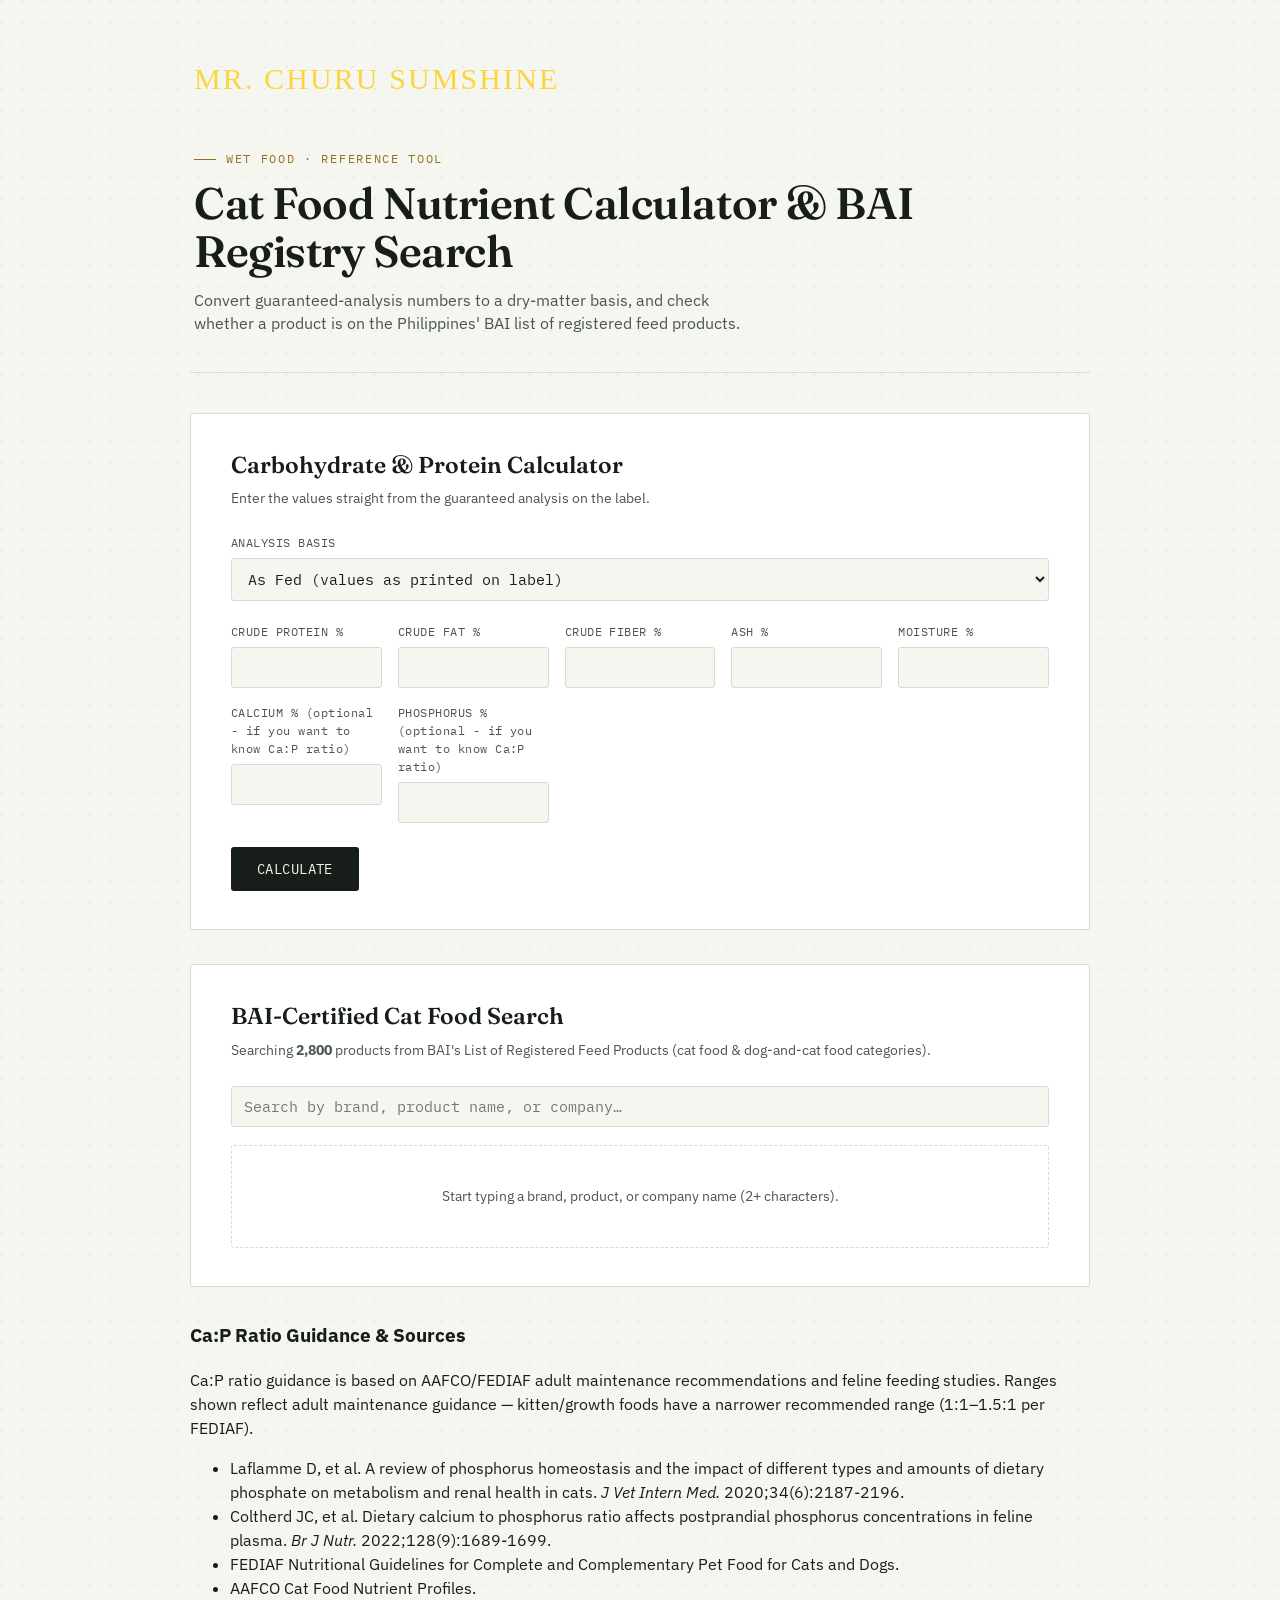
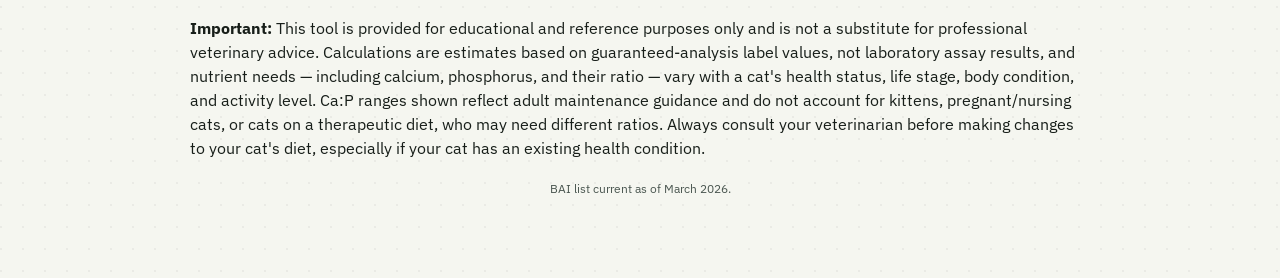
<file: index.html>
<!DOCTYPE html>
<html lang="en">

<head>
  <meta charset="UTF-8">
  <meta name="viewport" content="width=device-width, initial-scale=1.0">
  <title>Cat Food Nutrient Calculator &amp; BAI Registry Search</title>
  <link rel="stylesheet" href="style.css">
  <link rel="preconnect" href="https://fonts.googleapis.com">
  <link rel="preconnect" href="https://fonts.gstatic.com" crossorigin>
  <link href="https://fonts.googleapis.com/css2?family=Fraunces:opsz,wght@9..144,400;9..144,500;9..144,600;9..144,700&family=IBM+Plex+Sans:wght@400;500;600&family=IBM+Plex+Mono:wght@400;500;600&display=swap" rel="stylesheet">
</head>

<body>
  <div class="page">

    <header class="top">
      <div class="forehead">Mr. Churu Sumshine</div>
      <div class="eyebrow">Wet Food · Reference Tool</div>
      <h1>Cat Food Nutrient Calculator &amp; BAI Registry Search</h1>
      <p>Convert guaranteed-analysis numbers to a dry-matter basis, and check whether a product is on the Philippines' BAI list of registered feed products.</p>
    </header>

    <section class="card" id="calc-card">
      <h2>Carbohydrate &amp; Protein Calculator</h2>
      <p class="sub">Enter the values straight from the guaranteed analysis on the label.</p>

      <div class="basis-row">
        <div class="field">
          <label for="basis">Analysis basis</label>
          <select id="basis">
            <option value="asfed" selected>As Fed (values as printed on label)</option>
            <option value="dm">Already Dry Matter (moisture-free)</option>
          </select>
        </div>
      </div>

      <div class="inputs-grid" id="inputsGrid">
        <div class="field">
          <label for="protein">Crude protein %</label>
          <input type="number" id="protein" min="0" step="0.1" inputmode="decimal">
        </div>
        <div class="field">
          <label for="fat">Crude fat %</label>
          <input type="number" id="fat" min="0" step="0.1" inputmode="decimal">
        </div>
        <div class="field">
          <label for="fiber">Crude fiber %</label>
          <input type="number" id="fiber" min="0" step="0.1" inputmode="decimal">
        </div>
        <div class="field">
          <label for="ash">Ash %</label>
          <input type="number" id="ash" min="0" step="0.1" inputmode="decimal">
        </div>
        <div class="field" id="moistureField">
          <label for="moisture">Moisture %</label>
          <input type="number" id="moisture" min="0" step="0.1" inputmode="decimal">
        </div>
        <div class="field">
          <label for="calcium">Calcium % <span style="text-transform:none;">(optional - if you want to know Ca:P ratio)</span></label>
          <input type="number" id="calcium" min="0" step="0.01" inputmode="decimal">
        </div>
        <div class="field">
          <label for="phosphorus">Phosphorus % <span style="text-transform:none;">(optional - if you want to know Ca:P ratio)</span></label>
          <input type="number" id="phosphorus" min="0" step="0.01" inputmode="decimal">
        </div>

      </div>

      <button class="primary" id="calcBtn">Calculate</button>
      <div class="error-msg" id="errorMsg" hidden></div>

      <div class="ga-panel" id="gaPanel" hidden>
        <div class="ga-head">Results — Dry Matter Basis</div>
        <div class="ga-body">
          <div class="ga-row" style="align-items:flex-start;">
            <div class="label">Protein
              <div><span class="tier-tag" id="proteinTier"></span></div>
            </div>
            <div class="value" id="proteinResult">—</div>
          </div>
          <div class="ga-row" style="align-items:flex-start;">
            <div class="label">Carbohydrates
              <div><span class="tier-tag" id="carbTier"></span></div>
              <div class="ga-note" id="carbNote"></div>
            </div>
            <div class="value" id="carbResult">—</div>
          </div>
          <div class="ga-row" style="align-items:flex-start;">
            <div class="label">Ca:P Ratio
              <div><span class="tier-tag" id="capTier"></span></div>
              <div class="ga-note" id="capNote"></div>
            </div>
            <div class="value" id="capRatioResult">—</div>
          </div>
          <div class="ga-foot" id="gaFoot"></div>
        </div>
      </div>
    </section>

    <section class="card" id="search-card">
      <h2>BAI-Certified Cat Food Search</h2>
      <p class="sub">Searching <strong id="datasetCount">0</strong> products from BAI's List of Registered Feed Products (cat food &amp; dog-and-cat food categories).</p>

      <div class="search-row">
        <input type="search" id="searchInput" placeholder="Search by brand, product name, or company…">
      </div>
      <div class="result-count" id="resultCount"></div>
      <div class="results" id="results"></div>
    </section>

    <section class="info-section">
      <h3>Ca:P Ratio Guidance &amp; Sources</h3>
      <p>Ca:P ratio guidance is based on AAFCO/FEDIAF adult maintenance recommendations and feline feeding studies. Ranges shown reflect adult maintenance guidance — kitten/growth foods have a narrower recommended range (1:1–1.5:1 per FEDIAF).</p>
      <ul>
        <li>Laflamme D, et al. A review of phosphorus homeostasis and the impact of different types and amounts of dietary phosphate on metabolism and renal health in cats. <em>J Vet Intern Med.</em> 2020;34(6):2187-2196.</li>
        <li>Coltherd JC, et al. Dietary calcium to phosphorus ratio affects postprandial phosphorus concentrations in feline plasma. <em>Br J Nutr.</em> 2022;128(9):1689-1699.</li>
        <li>FEDIAF Nutritional Guidelines for Complete and Complementary Pet Food for Cats and Dogs.</li>
        <li>AAFCO Cat Food Nutrient Profiles.</li>
      </ul>

      <div class="disclaimer">
        <strong>Important:</strong> This tool is provided for educational and reference purposes only and is not a substitute for professional veterinary advice. Calculations are estimates based on guaranteed-analysis label values, not laboratory assay results, and nutrient needs — including calcium, phosphorus, and their ratio — vary with a cat's health status, life stage, body condition, and activity level. Ca:P ranges shown reflect adult maintenance guidance and do not account for kittens,
        pregnant/nursing cats, or cats on a therapeutic diet, who may need different ratios. Always consult your veterinarian before making changes to your cat's diet, especially if your cat has an existing health condition.
      </div>
    </section>

    <footer>BAI list current as of March 2026.</footer>
  </div>

  <script src="script.js"></script>
</body>

</html>
</file>
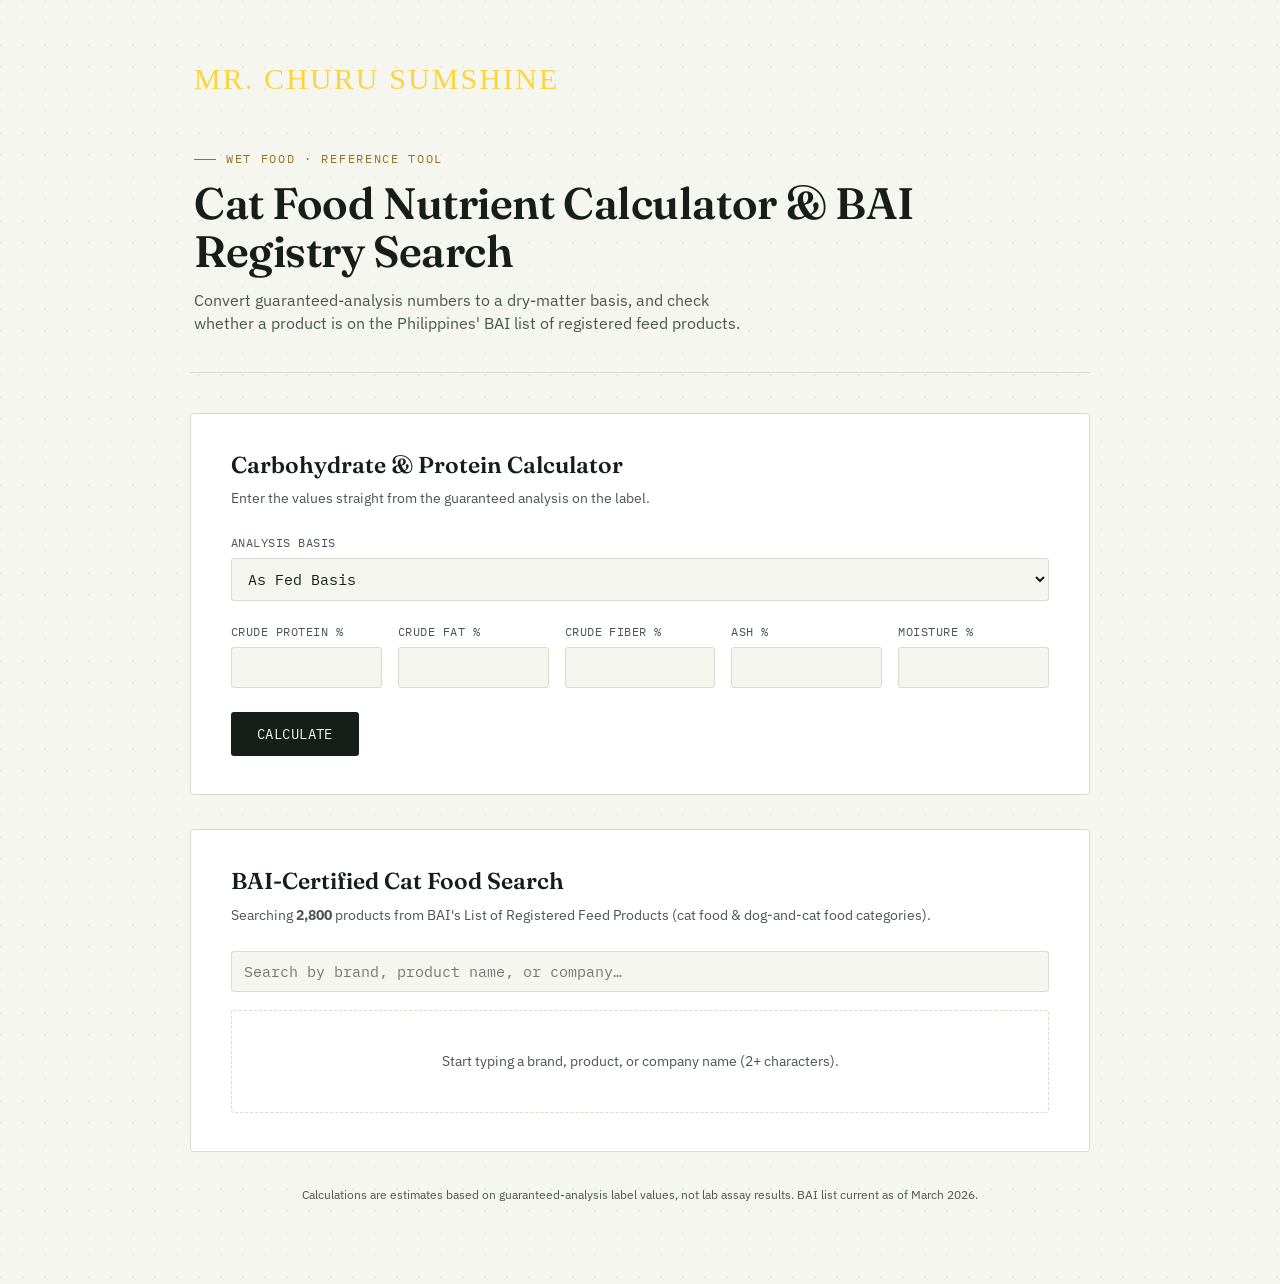
<file: cat-food-calculator.html>
<!DOCTYPE html>
<html lang="en">

<head>
  <meta charset="UTF-8">
  <meta name="viewport" content="width=device-width, initial-scale=1.0">
  <title>Cat Food Nutrient Calculator &amp; BAI Registry Search</title>
  <link rel="stylesheet" href="style.css">
  <link rel="preconnect" href="https://fonts.googleapis.com">
  <link rel="preconnect" href="https://fonts.gstatic.com" crossorigin>
  <link href="https://fonts.googleapis.com/css2?family=Fraunces:opsz,wght@9..144,400;9..144,500;9..144,600;9..144,700&family=IBM+Plex+Sans:wght@400;500;600&family=IBM+Plex+Mono:wght@400;500;600&display=swap" rel="stylesheet">
</head>

<body>
  <div class="page">

    <header class="top">
      <div class="forehead">Mr. Churu Sumshine</div>
      <div class="eyebrow">Wet Food · Reference Tool</div>
      <h1>Cat Food Nutrient Calculator &amp; BAI Registry Search</h1>
      <p>Convert guaranteed-analysis numbers to a dry-matter basis, and check whether a product is on the Philippines' BAI list of registered feed products.</p>
    </header>

    <section class="card" id="calc-card">
      <h2>Carbohydrate &amp; Protein Calculator</h2>
      <p class="sub">Enter the values straight from the guaranteed analysis on the label.</p>

      <div class="basis-row">
        <div class="field">
          <label for="basis">Analysis basis</label>
          <select id="basis">
            <option value="asfed" selected>As Fed Basis</option>
            <option value="dm">Already Dry Matter</option>
          </select>
        </div>
      </div>

      <div class="inputs-grid" id="inputsGrid">
        <div class="field">
          <label for="protein">Crude protein %</label>
          <input type="number" id="protein" min="0" step="0.1" inputmode="decimal">
        </div>
        <div class="field">
          <label for="fat">Crude fat %</label>
          <input type="number" id="fat" min="0" step="0.1" inputmode="decimal">
        </div>
        <div class="field">
          <label for="fiber">Crude fiber %</label>
          <input type="number" id="fiber" min="0" step="0.1" inputmode="decimal">
        </div>
        <div class="field">
          <label for="ash">Ash %</label>
          <input type="number" id="ash" min="0" step="0.1" inputmode="decimal">
        </div>
        <div class="field" id="moistureField">
          <label for="moisture">Moisture %</label>
          <input type="number" id="moisture" min="0" step="0.1" inputmode="decimal">
        </div>
      </div>

      <button class="primary" id="calcBtn">Calculate</button>
      <div class="error-msg" id="errorMsg" hidden></div>

      <div class="ga-panel" id="gaPanel" hidden>
        <div class="ga-head">Results — Dry Matter Basis</div>
        <div class="ga-body">
          <div class="ga-row" style="align-items:flex-start;">
            <div class="label">Protein
              <div class="protein-ladder" id="proteinLadder"></div>
            </div>
            <div class="value" id="proteinResult">—</div>
          </div>
          <div class="ga-row" style="align-items:flex-start;">
            <div class="label">Carbohydrates
              <div><span class="tier-tag" id="carbTier"></span></div>
              <div class="ga-note" id="carbNote"></div>
            </div>
            <div class="value" id="carbResult">—</div>
          </div>
          <div class="ga-foot" id="gaFoot"></div>
        </div>
      </div>
    </section>

    <section class="card" id="search-card">
      <h2>BAI-Certified Cat Food Search</h2>
      <p class="sub">Searching <strong id="datasetCount">0</strong> products from BAI's List of Registered Feed Products (cat food &amp; dog-and-cat food categories).</p>

      <div class="search-row">
        <input type="search" id="searchInput" placeholder="Search by brand, product name, or company…">
      </div>
      <div class="result-count" id="resultCount"></div>
      <div class="results" id="results"></div>
    </section>

    <footer>Calculations are estimates based on guaranteed-analysis label values, not lab assay results. BAI list current as of March 2026.</footer>
  </div>

  <script src="script.js"></script>
</body>

</html>
</file>
<file: style.css>
:root {
    --bg: #F5F6F0;
    --bg-alt: #EDEFE6;
    --ink: #171E19;
    --ink-soft: #4A5650;
    --dark-gray: #242424;
    --line: #D8DCCE;
    --card: #FFFFFF;
    --mustard: #C6922C;
    --mustard-deep: #96701D;
    --moss: #203f28;
    --mrchuru: #fbd540;
    --moss-pale: #E7EEE5;
    --coral: #B65445;
    --radius: 3px;
}

* {
    box-sizing: border-box;
}

html,
body {
    margin: 0;
    padding: 0;
}

body {
    background: var(--bg);
    background-image:
        radial-gradient(circle at 1px 1px, rgba(23, 30, 25, 0.05) 1px, transparent 0);
    background-size: 22px 22px;
    color: var(--ink);
    font-family: 'IBM Plex Sans', sans-serif;
    line-height: 1.5;
    padding: 0 20px 80px;
}

.page {
    max-width: 900px;
    margin: 0 auto;
}

header.top {
    padding: 56px 4px 36px;
    border-bottom: 1px solid var(--line);
    margin-bottom: 40px;
}

.forehead {
    font-family: 'Playfair Display', serif;
    font-size: 30px;
    letter-spacing: 0.07em;
    text-transform: uppercase;
    color: var(--mrchuru);
    display: flex;
    align-items: center;
    gap: 10px;
    margin-bottom: 5.5%;
}

.eyebrow {
    font-family: 'IBM Plex Mono', monospace;
    font-size: 12px;
    letter-spacing: 0.14em;
    text-transform: uppercase;
    color: var(--mustard-deep);
    display: flex;
    align-items: center;
    gap: 10px;
    margin-bottom: 12px;
}

.eyebrow::before {
    content: "";
    width: 22px;
    height: 1px;
    background: var(--mustard-deep);
    display: inline-block;
}

h1 {
    font-family: 'Fraunces', serif;
    font-weight: 600;
    font-size: clamp(30px, 4.4vw, 44px);
    line-height: 1.08;
    margin: 0 0 14px;
    letter-spacing: -0.01em;
}

header.top p {
    max-width: 56ch;
    color: var(--ink-soft);
    font-size: 15.5px;
    margin: 0;
}

section.card {
    background: var(--card);
    border: 1px solid var(--line);
    border-radius: var(--radius);
    padding: 34px clamp(20px, 4vw, 40px) 38px;
    margin-bottom: 34px;
}

.card h2 {
    font-family: 'Fraunces', serif;
    font-weight: 600;
    font-size: 23px;
    margin: 0 0 6px;
}

.card .sub {
    color: var(--ink-soft);
    font-size: 13.5px;
    margin: 0 0 26px;
}

/* --- calculator --- */
.basis-row {
    display: flex;
    gap: 18px;
    align-items: flex-end;
    flex-wrap: wrap;
    margin-bottom: 22px;
}

.field {
    display: flex;
    flex-direction: column;
    gap: 6px;
}

.field label {
    font-size: 12px;
    font-family: 'IBM Plex Mono', monospace;
    letter-spacing: 0.04em;
    text-transform: uppercase;
    color: var(--ink-soft);
}

select,
input[type=number],
input[type=search] {
    font-family: 'IBM Plex Mono', monospace;
    font-size: 15px;
    padding: 10px 12px;
    border: 1px solid var(--line);
    border-radius: var(--radius);
    background: var(--bg);
    color: var(--ink);
    width: 100%;
}

select:focus,
input:focus {
    outline: 2px solid var(--mustard);
    outline-offset: 1px;
}

.basis-row .field {
    min-width: 240px;
    flex: 1;
}

.inputs-grid {
    display: grid;
    grid-template-columns: repeat(auto-fill, minmax(130px, 1fr));
    gap: 16px;
    margin-bottom: 24px;
}

.inputs-grid .field input {
    text-align: right;
}

.hint {
    font-size: 12px;
    color: var(--ink-soft);
    margin-top: 4px;
}

button.primary {
    font-family: 'IBM Plex Mono', monospace;
    font-size: 14px;
    letter-spacing: 0.03em;
    text-transform: uppercase;
    background: var(--ink);
    color: var(--bg);
    border: none;
    padding: 13px 26px;
    border-radius: var(--radius);
    cursor: pointer;
    transition: background 0.15s ease;
}

button.primary:hover {
    background: var(--moss);
}

button.primary:focus-visible {
    outline: 2px solid var(--mustard);
    outline-offset: 2px;
}

.error-msg {
    color: var(--coral);
    font-size: 13px;
    margin-top: 14px;
    font-family: 'IBM Plex Mono', monospace;
}

/* guaranteed-analysis style result panel */
.ga-panel {
    margin-top: 28px;
    border: 2px solid var(--ink);
    border-radius: var(--radius);
    overflow: hidden;
}

.ga-panel .ga-head {
    background: var(--ink);
    color: var(--bg);
    font-family: 'IBM Plex Mono', monospace;
    font-size: 11.5px;
    letter-spacing: 0.12em;
    text-transform: uppercase;
    padding: 9px 16px;
}

.ga-body {
    padding: 18px 20px 20px;
    background: var(--moss-pale);
}

.ga-row {
    display: flex;
    justify-content: space-between;
    align-items: baseline;
    padding: 10px 0;
    border-bottom: 1px dashed var(--line);
}

.ga-row:last-child {
    border-bottom: none;
}

.ga-row .label {
    font-size: 20px;
    color: var(--dark-gray);
    font-weight: bold;
}


.ga-row .value {
    font-family: 'IBM Plex Mono', monospace;
    font-size: 22px;
    font-weight: 600;
    color: var(--dark-gray);
    white-space: nowrap;
}

.ga-row .value.zero-note {
    font-size: 14px;
    font-weight: 500;
}

.ga-foot {
    font-size: 12px;
    color: var(--ink-soft);
    padding-top: 14px;
    margin-top: 4px;
}

.tier-tag {
    display: inline-block;
    font-family: 'IBM Plex Mono', monospace;
    font-size: 11px;
    letter-spacing: 0.05em;
    text-transform: uppercase;
    padding: 3px 9px;
    border-radius: 999px;
    font-weight: 600;
    margin-top: 4px;
}

.tier-optimal {
    background: #E3EEE1;
    color: #2E6A3E;
}

.tier-moderate {
    background: #F6EBD4;
    color: #96701D;
}

.tier-high {
    background: #F3DECB;
    color: #A8501E;
}

.tier-excessive {
    background: #F2D9D3;
    color: #963226;
}

.ga-note {
    font-family: 'IBM Plex Mono', monospace;
    font-size: 12.35px;
    color: var(--mustard);
    margin-top: 8px;
    margin-left: 15px;
    line-height: 1.5;
}

.protein-ladder {
    margin-top: 6px;
    display: flex;
    flex-direction: column;
    gap: 3px;
}

.protein-ladder .rung {
    font-size: 13px;
    font-family: 'IBM Plex Mono', monospace;
    color: var(--ink-soft);
    padding: 2px 0;
}

.protein-ladder .rung.active {
    color: var(--mustard);
    font-weight: bolder;
}

.protein-ladder .rung.active::before {
    content: "→ ";
}

/* --- search --- */
.search-row {
    position: relative;
    margin-bottom: 6px;
}

.search-row input {
    padding-right: 40px;
}

.result-count {
    font-family: 'IBM Plex Mono', monospace;
    font-size: 12px;
    color: var(--ink-soft);
    margin: 10px 0 18px;
}

.result-count strong {
    color: var(--moss);
}

.results {
    display: flex;
    flex-direction: column;
    gap: 10px;
}

.result-item {
    border: 1px solid var(--line);
    border-radius: var(--radius);
    padding: 14px 16px;
    display: flex;
    justify-content: space-between;
    gap: 16px;
    align-items: flex-start;
    background: var(--bg);
}

.result-item .rmain {
    min-width: 0;
}

.result-item .rproduct {
    font-weight: 600;
    font-size: 15px;
    margin: 0 0 3px;
    word-break: break-word;
}

.result-item .rmeta {
    font-size: 12.5px;
    color: var(--ink-soft);
}

.result-item .rmeta .brand {
    color: var(--mustard-deep);
    font-weight: 600;
}

.result-item .rside {
    text-align: right;
    flex-shrink: 0;
    font-family: 'IBM Plex Mono', monospace;
    font-size: 11px;
    color: var(--ink-soft);
}

.badge {
    display: inline-block;
    font-family: 'IBM Plex Mono', monospace;
    font-size: 10.5px;
    letter-spacing: 0.04em;
    text-transform: uppercase;
    padding: 3px 8px;
    border-radius: 999px;
    background: var(--moss-pale);
    color: var(--moss);
    margin-bottom: 6px;
}

.empty-state,
.prompt-state {
    text-align: center;
    padding: 40px 20px;
    color: var(--ink-soft);
    font-size: 14px;
    border: 1px dashed var(--line);
    border-radius: var(--radius);
}

footer {
    text-align: center;
    font-size: 12px;
    color: var(--ink-soft);
    margin-top: 20px;
}

@media (prefers-reduced-motion: reduce) {
    button.primary {
        transition: none;
    }
}
</file>
